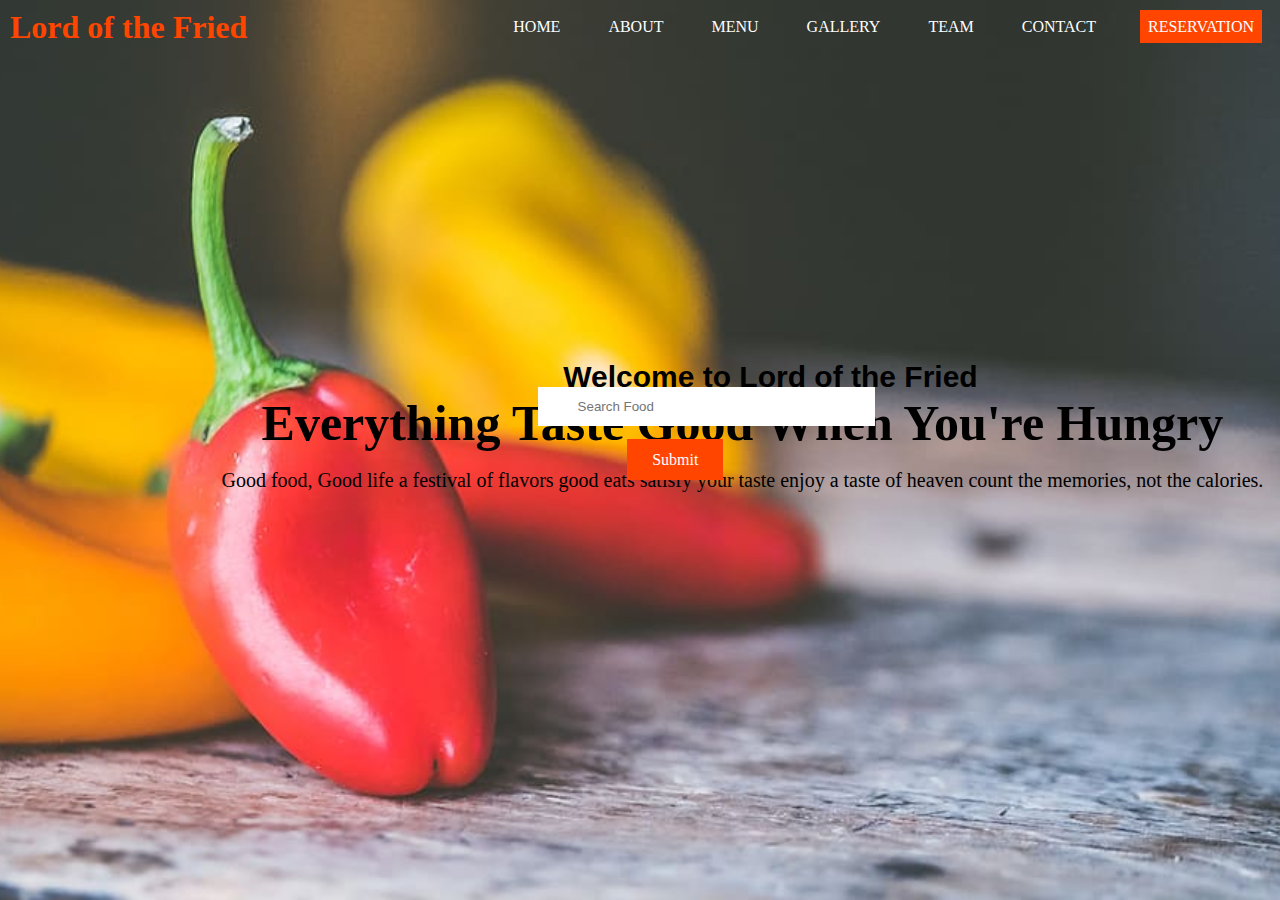
<file: index.html>
<!DOCTYPE html>
<html lang="en">
    <head>
        <meta charset="UTF-8">
        <meta http-equiv=""X-UA-Compatible" content="IE=edge">
        <meta name="viwport" content="width=device-width, initial-scale">
        <title>Rich Cuisine</title>
        <link rel="stylesheet" href="style.css">
    </head>
    <body>
        <div class="container">
            <h1>Lord of the Fried</h1>
            <div class="navbar">
                <ul>
                    <li><a href="#">HOME</a></li>
                    <li><a href="#">ABOUT</a></li>
                    <li><a href="#">MENU</a></li>
                    <li><a href="#">GALLERY</a></li>
                    <li><a href="#">TEAM</a></li>
                    <li><a href="#">CONTACT</a></li>
                    <li><a class="reservation" href="#">RESERVATION</a></li>

                </ul>
            </div>
        </div>
        <div class="content">
            <h3>Welcome to Lord of the Fried</h3>
            <h1>Everything Taste Good When You're Hungry </h1>
            <p>Good food, Good life
                a festival of flavors
                good eats
                satisfy your taste
                enjoy a taste of heaven
                count the memories, not the calories.</p>
        </div>
        <div class="search">
            <input type="text" placeholder="Search Food">

        </div>

        <div class="submit">
            <a href="#">Submit</a>
        </div>
    </body>
</html>
</file>
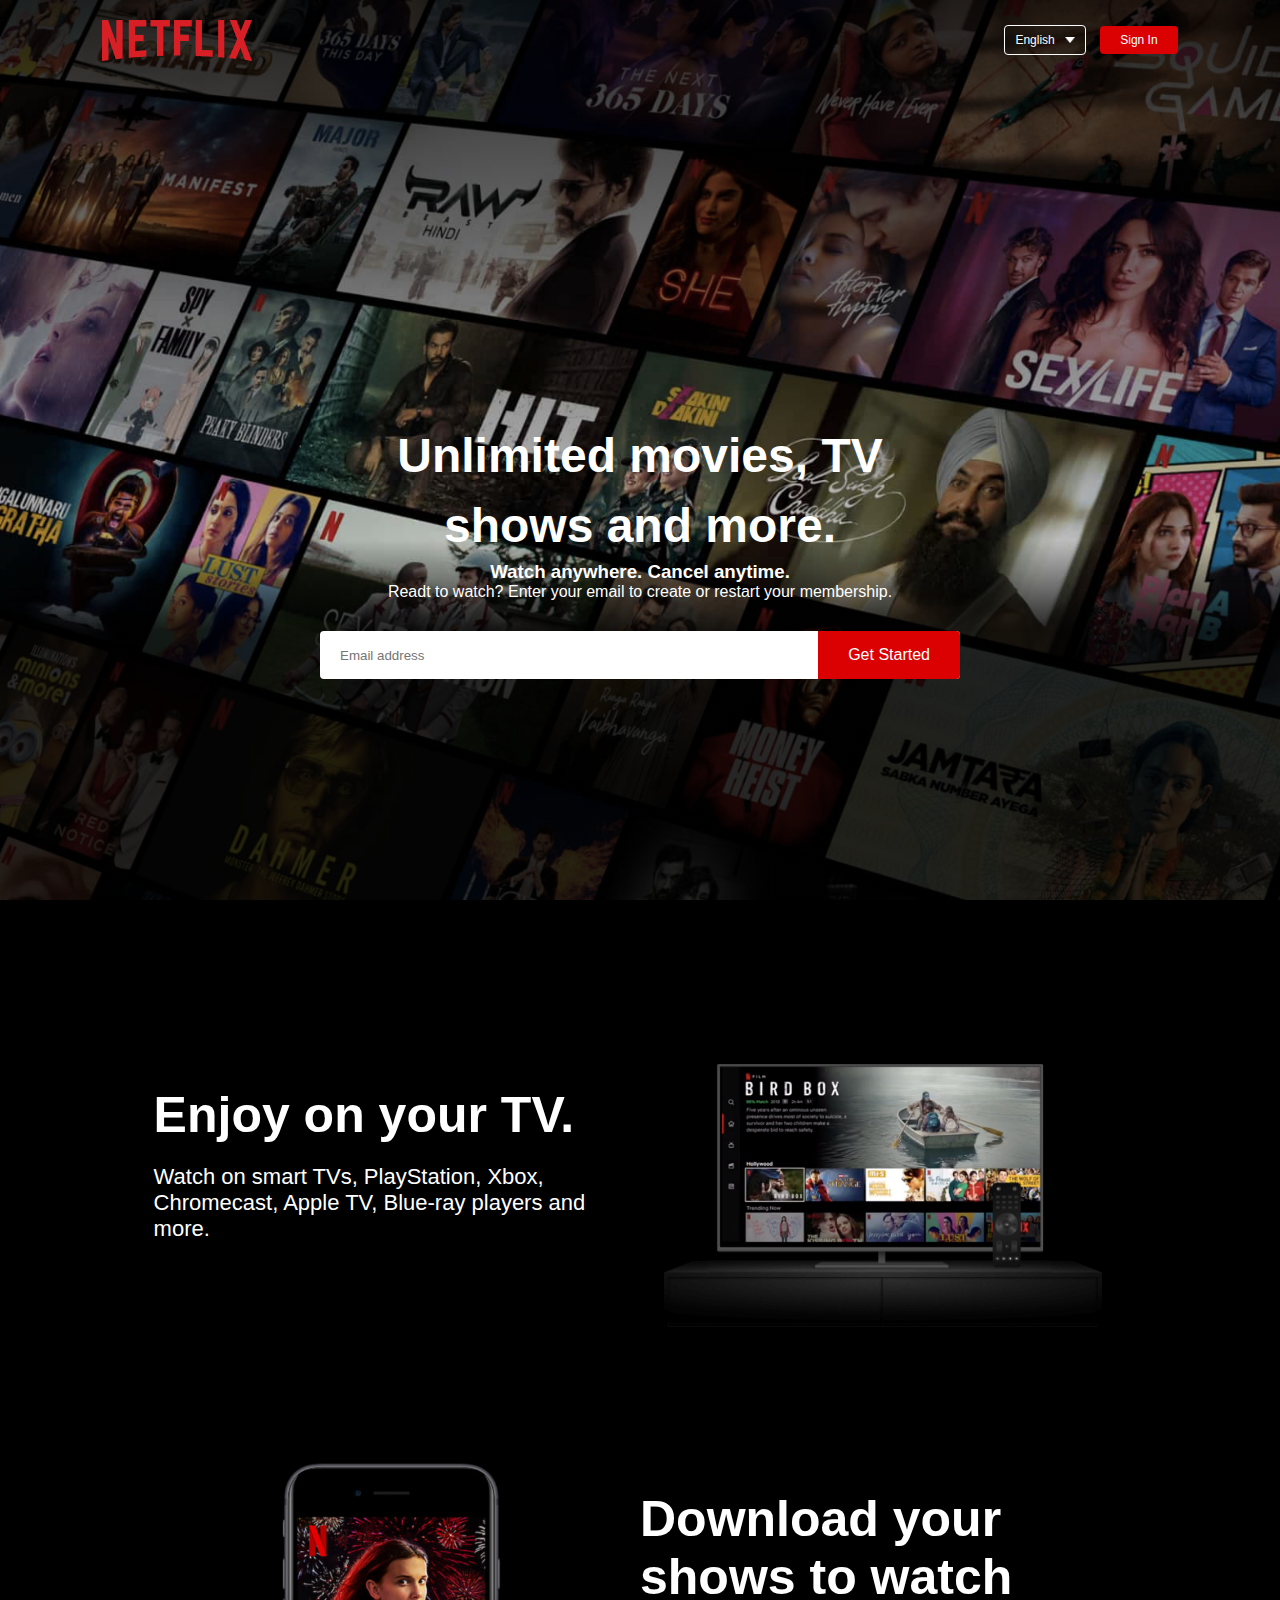
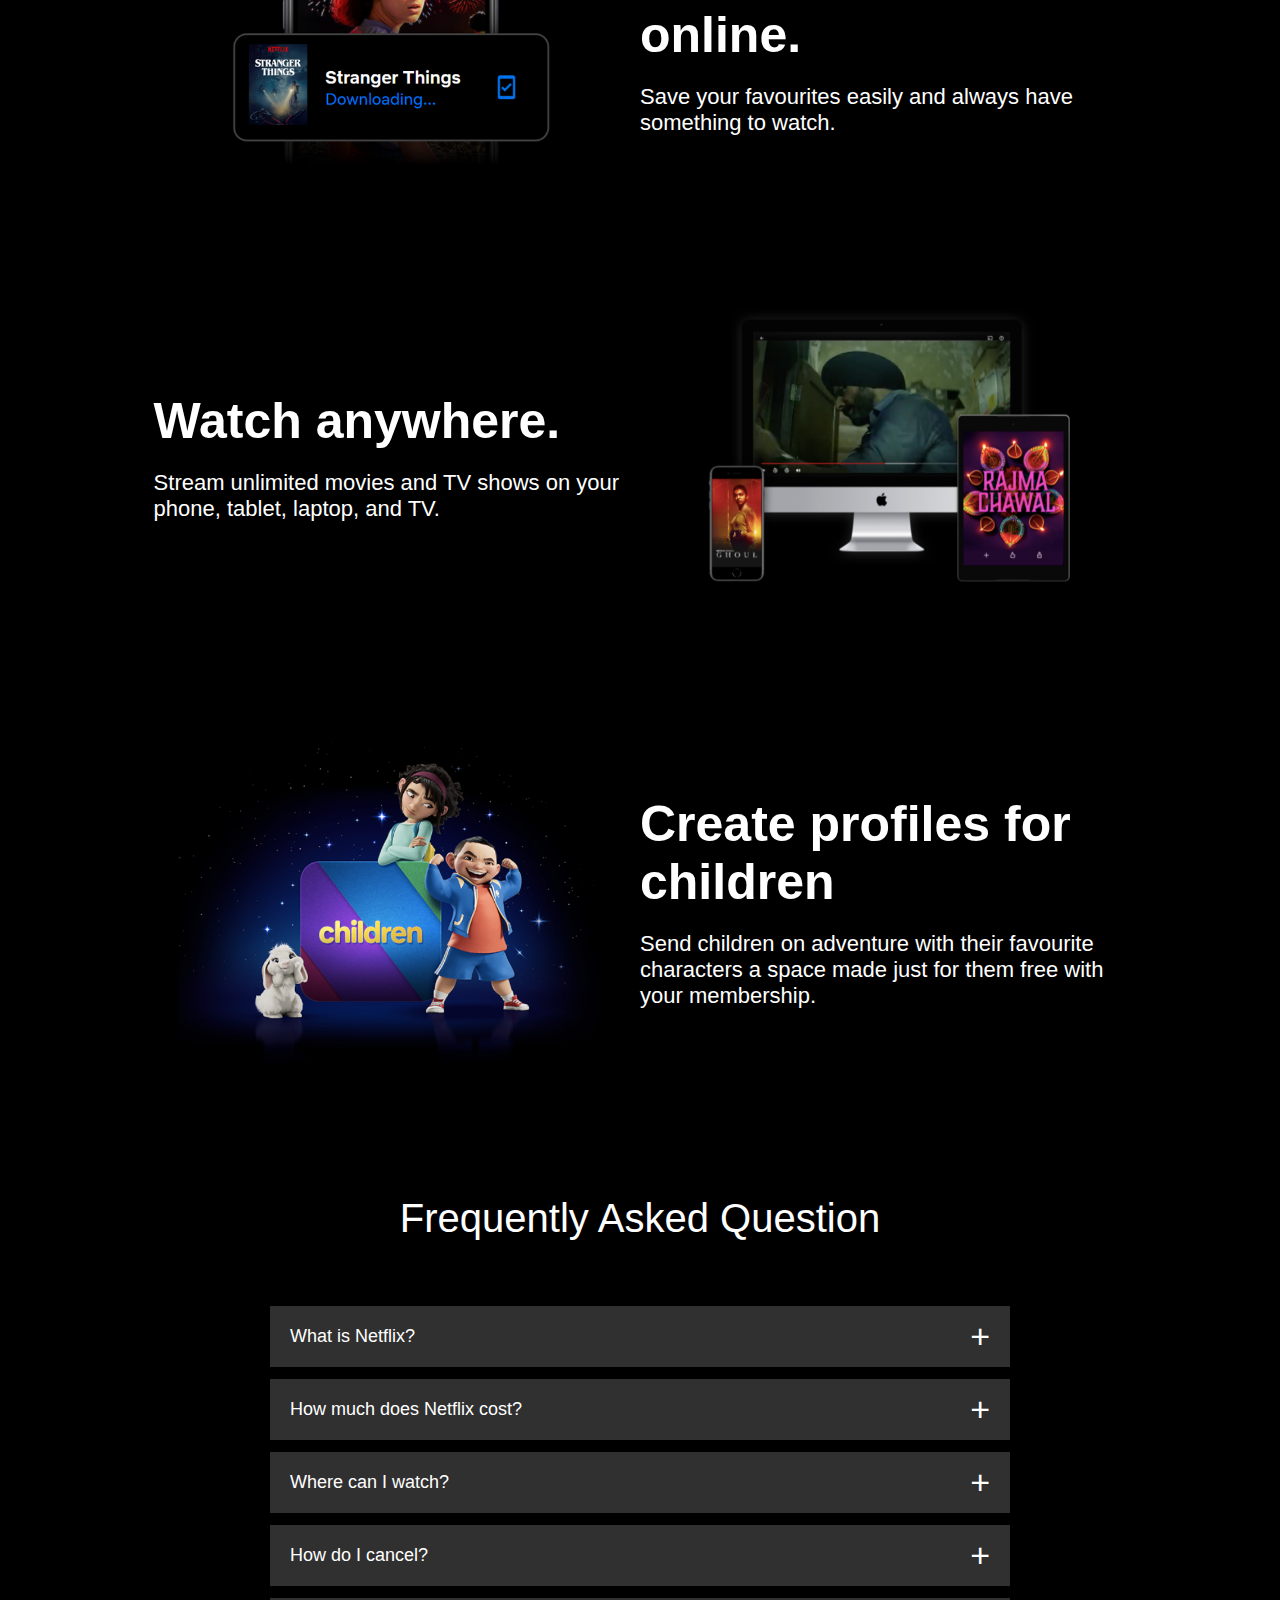
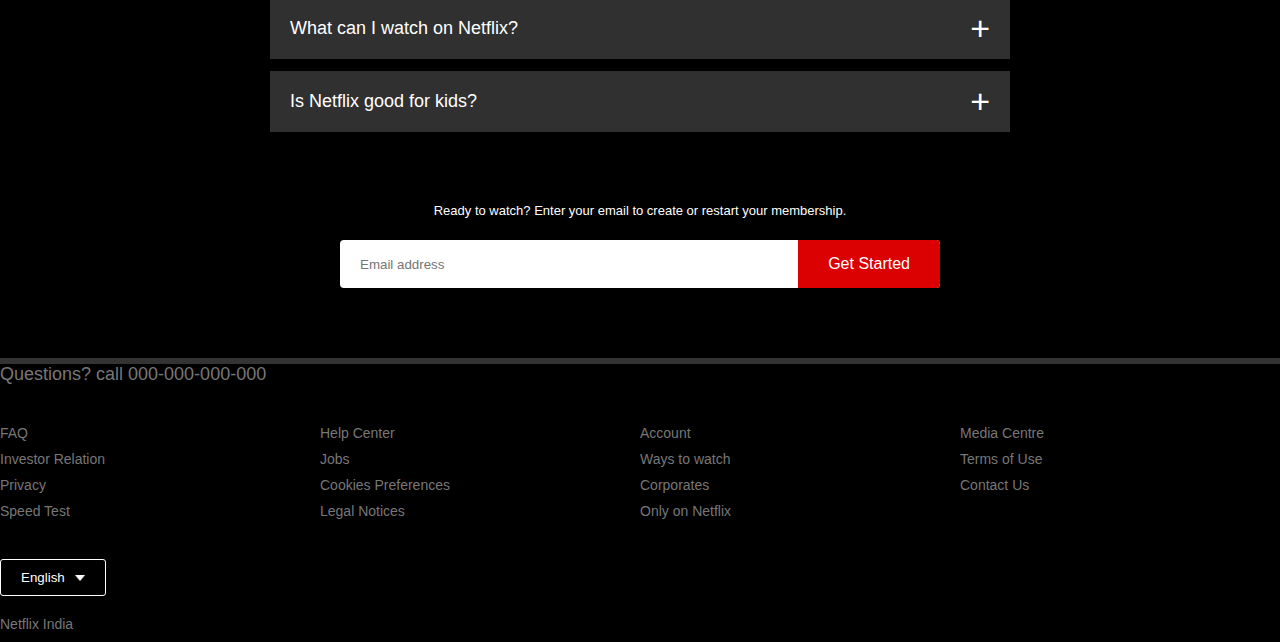
<file: CloneWebsite/index.html>
<!DOCTYPE html>
<html>
    <head>
        <meta name="viewport" content="width=device-width, initial-scale=1.0">
        <title>Netflix Website Clone</title>
        <link rel="stylesheet" href="style.css">
    </head>
    <body>
        <div class="header">
            <nav>
                <img src="logo.png" class="logo">
                <div>
                    <button class="language-btn"> English<img src="down-icon.png"></button>
                    <button>Sign In</button>
                </div>
            </nav>
            <div class="header-content">
                <h1>Unlimited movies, TV shows and more.</h1>
                <h3>Watch anywhere. Cancel anytime.</h3>
                <p>Readt to watch? Enter your email to create or restart your membership.</p>
                <form class="email-signup">
                    <input type="email" placeholder="Email address" required>
                    <button type="submit"> Get Started</button>
                </form>
                
            </div>

        </div>

        <div class="features">
            <div class="row">
                <div class="text-col">
                    <h2>Enjoy on your TV.</h2>
                    <P>Watch on smart TVs, PlayStation, Xbox, Chromecast, Apple TV, Blue-ray players and more.</P>
                </div>
                <div class="img-col">
                    <img src="feature-1.png">
                </div>
            </div>

            <div class="row">
                <div class="img-col">
                    <img src="feature-2.png">
                </div>
                <div class="text-col">
                    <h2>Download your shows to watch online.</h2>
                    <P>Save your favourites easily and always have something to watch.</P>
                </div>
                
            </div>

            <div class="row">
                <div class="text-col">
                    <h2>Watch anywhere.</h2>
                    <P>Stream unlimited movies and TV shows on your phone, tablet, laptop, and TV.</P>
                </div>
                <div class="img-col">
                    <img src="feature-3.png">
                </div>
            </div>

            <div class="row">
                <div class="img-col">
                    <img src="feature-4.png">
                </div>
                <div class="text-col">
                    <h2> Create profiles for children </h2>
                    <P>Send children on adventure with their favourite characters a space made just for them free with your membership.
                    </P>
                </div>
                
            </div>
        
        </div>



        <div class="faq">

            <h2>Frequently Asked Question</h2>
            <ul class="accordion">
                <li>
                    <input type="radio" name="accordion" id="first">
                    <label for="first">What is Netflix?</label>
                    <div class="content">
                        <p>Netflix is a streaming service that offers a wide variety of award-winning TV shows, movies, anime, documentaries and more – on thousands of internet-connected devices.

                            You can watch as much as you want, whenever you want, without a single ad – all for one low monthly price. There's always something new to discover, and new TV shows and movies are added every week!</p>
                    </div>
                </li>

                <li>
                    <input type="radio" name="accordion" id="second">
                    <label for="second">How much does Netflix cost?</label>
                    <div class="content">
                        <p>Watch Netflix on your smartphone, tablet, Smart TV, laptop, or streaming device, all for one fixed monthly fee. Plans range from ₹ 149 to ₹ 649 a month. No extra costs, no contracts.</p>
                    </div>
                </li>

                <li>
                    <input type="radio" name="accordion" id="third">
                    <label for="third">Where can I watch?</label>
                    <div class="content">
                        <p>Watch anywhere, anytime. Sign in with your Netflix account to watch instantly on the web at netflix.com from your personal computer or on any internet-connected device that offers the Netflix app, including smart TVs, smartphones, tablets, streaming media players and game consoles.

                            You can also download your favourite shows with the iOS, Android, or Windows 10 app. Use downloads to watch while you're on the go and without an internet connection. Take Netflix with you anywhere.</p>
                    </div>
                </li>

                <li>
                    <input type="radio" name="accordion" id="fourth">
                    <label for="fourth">How do I cancel?</label>
                    <div class="content">
                        <p>Netflix is flexible. There are no annoying contracts and no commitments. You can easily cancel your account online in two clicks. There are no cancellation fees – start or stop your account anytime.</p>
                    </div>
                </li>

                <li>
                    <input type="radio" name="accordion" id="fifth">
                    <label for="fifth">What can I watch on Netflix?</label>
                    <div class="content">
                        <p>Netflix has an extensive library of feature films, documentaries, TV shows, anime, award-winning Netflix originals, and more. Watch as much as you want, anytime you want.

                        </p>
                    </div>
                </li>

                <li>
                    <input type="radio" name="accordion" id="six">
                    <label for="six">Is Netflix good for kids?</label>
                    <div class="content">
                        <p>The Netflix Kids experience is included in your membership to give parents control while kids enjoy family-friendly TV shows and films in their own space.

                            Kids profiles come with PIN-protected parental controls that let you restrict the maturity rating of content kids can watch and block specific titles you don’t want kids to see.
                            </p>
                    </div>
                </li>


            </ul>

            <small>Ready to watch? Enter your email to create or restart your membership.</small>
            <form class="email-signup">
                <input type="email" placeholder="Email address" required>
                <button type="submit"> Get Started</button>
            </form>

        </div>

        <div class="footer">
            <h2>Questions? call 000-000-000-000</h2>


            <div class="row">

                <div class="col">
                    <a href="#">FAQ</a>
                    <a href="#">Investor Relation</a>
                    <a href="#">Privacy</a>
                    <a href="#">Speed Test</a>
                </div>

                <div class="col">
                    <a href="#">Help Center</a>
                    <a href="#">Jobs</a>
                    <a href="#">Cookies Preferences </a>
                    <a href="#">Legal Notices</a>
                </div>

                <div class="col">
                    <a href="#">Account</a>
                    <a href="#">Ways to watch</a>
                    <a href="#">Corporates</a>
                    <a href="#">Only on Netflix</a>
                </div>

                <div class="col">
                    <a href="#">Media Centre</a>
                    <a href="#">Terms of Use</a>
                    <a href="#">Contact Us</a>
                    
                </div>
            </div>
            <button class="language-btn"> English<img src="down-icon.png"></button>
            <p class="copyright-txt">Netflix India</p>
        </div>

    </body>
</html>
</file>
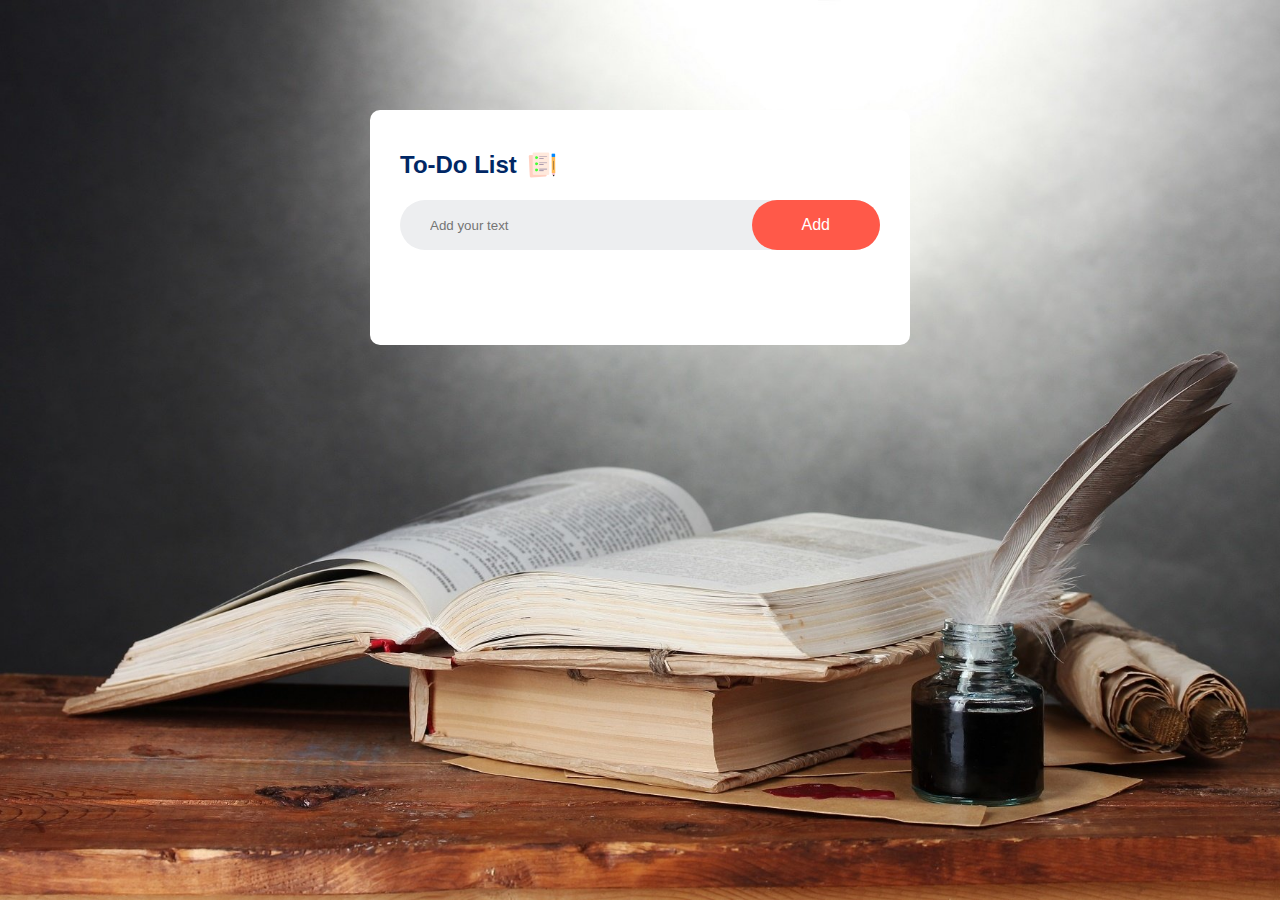
<file: T0-DO-LIST-APP/index.html>
<!DOCTYPE html>
<html>
<head>
<meta name="viewpoint" content="width=device-width, initial-scale=1">
<title>TO-DO LIST APP</title>
<link rel="stylesheet" href="style.css">

</head>
<body>
<div class="container">
    <div class="todo-app">
        <h2>To-Do List <img src="icon.png"></h2>
        <div class="row">
            <input type="text" id="input-box" placeholder="Add your text">
            <button onclick="addTask()">Add</button>
        </div>

        <ul id="list-container">
            <!-- <li class="checked">Taks 1</li>
            <li>Task 2</li>
            <li>Task 3</li> -->

        </ul>
    </div>


</div>  
<script src="script.js"></script>  
</body>    
</html>
</file>
<file: style.css>
*{
    margin: 0;
    padding: 0;

}
body{
    background: rgba(0, 0, 0, 0) url('chilli.jpg') center center fixed ;
    background-size: cover;
    background-blend-mode: darken;
    font-family: Cambria, Cochin, Georgia, Times, 'Times New Roman', serif;

}

.container{
    display: flex;
    align-items: center;
    justify-content: space-between;
}

.container h1{
    color: orangered;
    margin-left: 10px;
    cursor: pointer;


}

.navbar ul li{
    display: inline-block;
    padding: 18px;
    text-transform: uppercase;
}

.navbar ul li a{
    text-decoration: none;
    color: #fff;
    padding: 4px;
    transition: 3.5s;

}

.navbar ul li a:hover{
    box-shadow: 0 3px 50px orangered inset, 0 3px 50px orangered inset, 0 3px 50px orangered inset, 0 3px 50px orangered inset;
}

.navbar .reservation{
    padding: 8px;
    background-color: orangered;
    transition: 3.5s;
}

.content{
    position: absolute;
    color: #fff;
    top: 40%;
    left: 30%;

}

.content h3{
    font-family: sans-serif;
    font-size: 30px;
    margin-left: 20%;
    color: black;
    
}

.content h1{
    font-size: 50px;
    margin-left: -20%;
    color: black;
    text-align: center;
    

}

.content p{
    text-align: center;
    font-size: 20px;
    margin-top: 17px;
    margin-left: -20%;
    color: black;

    
}

.search{
    position: absolute;
    margin-top: 26%;
    margin-left: 42%;

}

.search input{
    outline: none;
    border: none;
    padding: 12px 40px;
    size: 1em;
    width: 100%;
}

.submit{
    position: absolute;
    margin-top: 31%;
    margin-left: 49%;
}

.submit a{
    text-decoration: none;
    color: #fff;
    padding: 12px 25px;
    background-color: orangered;
}
</file>
<file: CloneWebsite/style.css>
*{
    margin: 0;
    padding: 0;
    font-family: 'Poppins',sans-serif;
    box-sizing: border-box;
}
body{
    background: #000;
    color: #fff;
   
}
.header{
    width: 100%;
    height: 100vh;
    background-image:linear-gradient(to top, rgba(0, 0, 0, 0.8) 30%, rgba(0, 0, 0, 0) 40%, rgba(0, 0, 0, 0.8) 100%), url("header-image.png");
    /* filter: blur(1px); */
    background-size: cover;
    background-position: center;
    padding: 10px 8%;
    position: relative;
    
}

nav{
display: flex;
align-items: center;
justify-content: space-between;
padding: 10px 0;

}

.logo{
    width: 150px;
    cursor: pointer
    ;
}

nav button{
    border: 0;
    outline: 0;
    background: #db0001;
    color: #fff;
    padding: 7px 20px;
    font-size: 12px;
    border-radius: 4px;
    margin-left: 10px;
    cursor: pointer;
}

.language-btn{
    display: inline-flex;
    align-items: center;
    background: transparent;
    border: 1px solid #fff;
    padding: 7px 10px;
}

.language-btn img{
    width: 10px;
    margin-left: 10px;

}

.header-content{
    position: absolute;
    top: 50%;
    left: 50%;
    transform: translate(-50%,-50%);
    text-align: center;
    margin-top: 100px;
}

.header-content h1{
    margin: 0;
    font-size: 3rem;
    font-weight: 700;
    line-height: 70px;
    max-width: 900px;
}

/* .header-content h1{
    font-weight: 400;
    margin-bottom: 20px;

} */

.email-signup{
    background: #fff;
    border-radius: 4px;
    display: flex;
    align-items: center;
    margin-top: 30px;
    overflow: hidden;


}

.email-signup input{
    flex: 1;
    border: 0;
    outline: 0;
    margin-left: 20px;

}

.email-signup button{
    background: #db0001;
    border: 0;
    outline: 0;
    color: #fff;
    font-size: 16px;
    cursor: pointer;
    padding: 15px 30px;

}

.features{
    padding: 50px 12%;
    font-size: 22px;
}

.row{
    display: flex;
    width: 100%;
    align-items: center;
    flex-wrap: wrap;
    padding: 50px 0;
}

.text-col{
    flex-basis: 50%;
    margin-bottom: 20px;

}

.img-col{
    flex-basis: 50%;
    margin-bottom: 20px;
}

.img-col img{
    display: block;
    width: 90%;
    margin: auto;
}

.features h2{
    font-size: 50px;
    font-weight: 600;
    margin-bottom: 20px;

}

/*-----------------FAQ--------------*/
.faq{
    padding: 10px 12%;
    text-align: center;
    font-size: 18px;

}

.faq h2{
    font-size: 40px;
    font-weight: 500;

}

.accordion{
    margin: 60px auto;
    width: 100%;
    max-width: 750px;

}

.accordion li{
    list-style: none;
    width: 100%;
    padding: 5px;

}

.accordion li label{
    display: flex;
    align-items: center;
    padding: 20px;
    font-size: 18px;
    font-weight: 500;
    background: #303030;
    margin-bottom:2px ;
    cursor: pointer;
    position: relative;
}

label::after{
    content: '+';
    font-size: 34px;
    position: absolute;
    right: 20px;
    transition: transform 0.5s;

}

input[type="radio"]{
    display: none;

}

.accordion .content{
    background: #303030;
    text-align: left;
    padding: 0 20px;
    max-height: 0;
    overflow: hidden;
    transition: max-height 0.5s,padding 0.5s;

}

.accordion input[type="radio"]:checked + label +.content{
    max-height: 600px;
    padding: 30px 20px;

}

.accordion input[type="radio"]:checked + label ::after{
    transform: rotate(135deg);
}

.faq .email-signup{
    max-width: 600px;
    margin: 20px auto 60px;


}

.faq small{
    font-size: 13px;
    
}

/*-----------------------------footer---------------*/

.footer{
    padding: 50 px 15% 10px;
    border-top: 6px solid #333;
    color: #777;

}

.footer h2{
    font-size: 18px;
    font-weight: 400;
    margin-bottom: 30px;

}

.footer .col{
    flex-basis: 25%;
    flex-grow: 1;
    margin-bottom: 20px;

}

.footer .col a{
    display: block;
    text-decoration: none;
    color: #777;
    font-size: 14px;
    margin-bottom: 10px;

}

.footer .row{
    align-items: flex-start;
    padding: 10px 0;

}

.footer .language-btn{
    color: #fff;
    padding: 10px 20px;
    border-radius: 3px ;
}

.copyright-txt{
    font-size: 14px;
    margin-top: 20px;
    margin-bottom: 10px;


}

/*-------------------------------media-queries-for-small-screen---------------*/
 @media only screen and(max-width: 600px){
    .logo{
        width: 100px;
    }
    nav button{
        padding: 5px 10px;
    }
    nav .language-btn{
        padding: 4px 8px;

    }
    .header-content{
        position: unset;
        transform: none;
        padding-top: 150px;
    }
    .header-content h1{
        font-size: 30px;

    }
    .email-signup button{
        font-size: 12px;
        padding: 10px 15px;

    }
    .text-col, .img-col{
        flex-basis: 100%;

    }
    .features h2{
        font-size: 30px;
    }
    .features p{
        font-size: 15px;

    }
    .row:nth-child(2),.row:nth-child(4){
        flex-direction: column-reverse;
    }
    .features .row{
        padding: 10px 0;

    }
    .faq h2{
        font-size: 20px;

    }
    .accordion .content{
        font-size: 14px;

    }
    .accordion li label{
        padding: 10px;
        font-size: 14px;

    }

    label::after{
        font-size: 22px;
    }


 }
</file>
<file: T0-DO-LIST-APP/style.css>
*{
    margin: 0;
    padding: 0;
    font-family: 'Poppins' ,sans-serif;
    box-sizing: border-box;
}
.container{
    width: 100%;
    min-height: 100vh;
    background-image: url(thumb-1920-668084.jpg);
    padding: 10px;
    background-size: cover;
}
.todo-app{
    width: 100%;
    max-width: 540px;
    background: #fff;
    margin: 100px auto 20px;
    padding: 40px 30px 70px;
    border-radius: 10px;
}

.todo-app h2{

    color: #002765;
    display: flex;
    align-items: center;
    margin-bottom: 20px;

}

.todo-app h2 img{
    width: 30px;
    margin-left: 10px;

}

.row{
    display: flex;
    align-items: center;
    justify-content: space-between;
    background: #edeef0;
    border-radius: 30px;
    padding-left: 20px;margin-bottom: 25px;
}

input{
    flex: 1;
    border: none;
    outline: none;
    background: transparent;
    padding: 10px;
    font-weight: 14px;

}

button{
    border: none;
    outline: none;
    padding: 16px 50px;
    background: #ff5949;
    color: #fff;
    font-size: 16px;
    cursor: pointer;
    border-radius: 40px;
}

ul li{
    list-style: none;
    font-size: 17px;
    padding: 12px 8px 12px 50px;
    user-select: none;
    cursor: pointer;
    position: relative;
}

ul li::before{
content: '';
position: absolute;
height: 28px;
width: 28px;
border-radius: 50%;
background-image: url(unchecked.png);
background-size: cover;
background-position: center;
top: 12px;
left: 8px;

}

ul li.checked{
    color: #555;
    text-decoration: line-through;
}

ul li.checked::before{

    background-image: url(checked.png);
}

ul li span{
    position: absolute;
    right: 0;
    top: 5px;
    width: 40px;
    height: 40px;
    font-size: 22px;
    color: #555;
    line-height: 40px;
    text-align: center;
    border-radius: 50%;

}

ul li span::hover{
    background: #edeef0;
}
</file>
